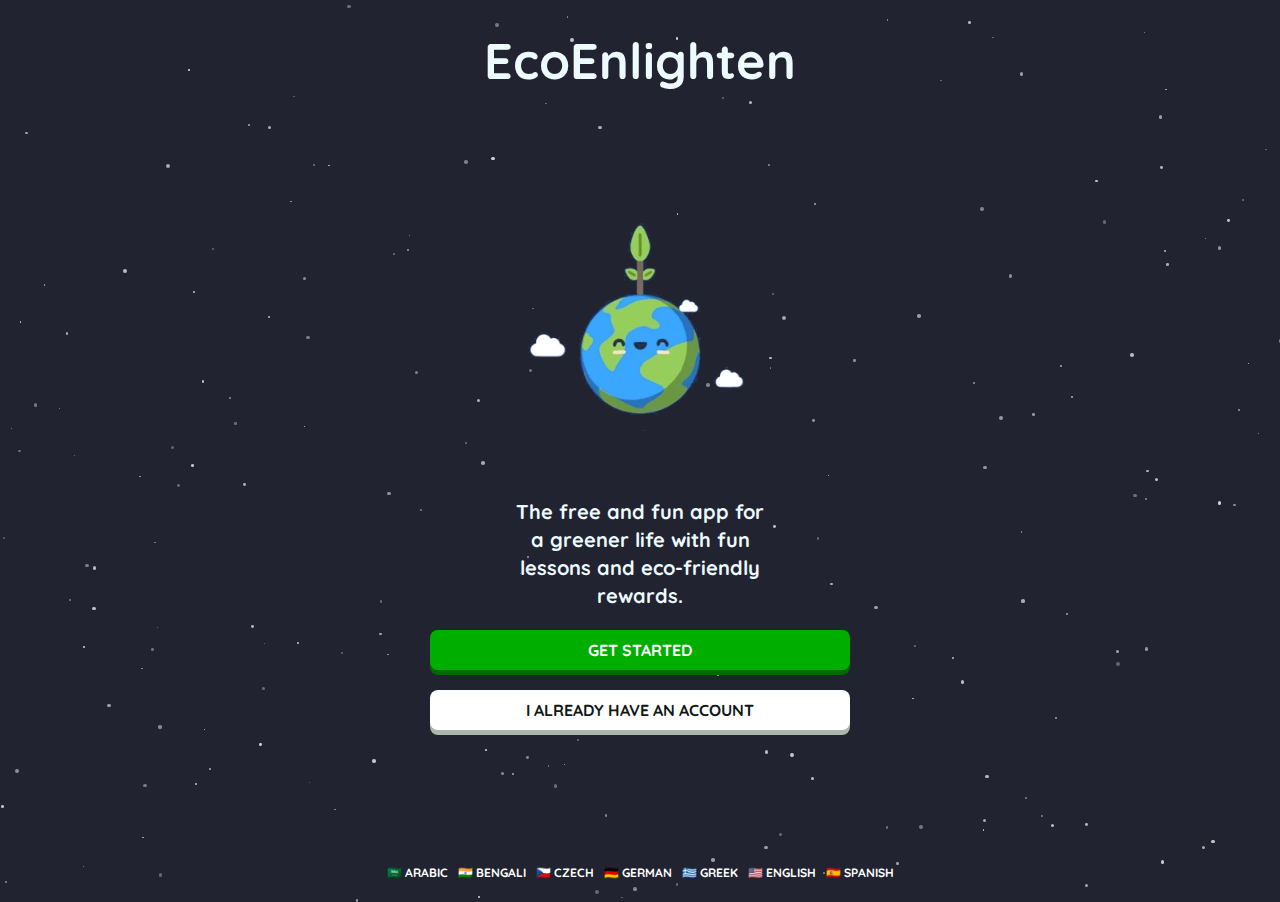
<file: index.html>
<!DOCTYPE html>
<html lang="en">
<head>
    <meta charset="UTF-8">
    <meta name="viewport" content="width=device-width, initial-scale=1.0">
    <title>Language Learning App</title>
    <link rel="stylesheet" href="index.css">
    <link rel="preconnect" href="https://fonts.googleapis.com">
<link rel="preconnect" href="https://fonts.gstatic.com" crossorigin>
<link href="https://fonts.googleapis.com/css2?family=Montserrat:ital,wght@0,100..900;1,100..900&family=Open+Sans:ital,wght@0,300..800;1,300..800&display=swap" rel="stylesheet"><link href="https://fonts.googleapis.com/css2?family=Montserrat:ital,wght@0,100..900;1,100..900&family=Open+Sans:ital,wght@0,300..800;1,300..800&family=Quicksand:wght@300..700&display=swap" rel="stylesheet">
</head>
<header>


    <h1>EcoEnlighten</h1>
</header>
<body>

    <div class="stars">
    </div>
    <div class="container">


        <div class="main-content">


             <img src="earth.gif" id="logo"alt="">

            <divid="getStarted" class="second-content"><h2>The free and fun app for a greener life with fun lessons and eco-friendly rewards.</h2>
                <button id="getStarted" class="btn-get-started" onclick="getStartedButton()">GET STARTED</button>
                <button class="btn-account">I ALREADY HAVE AN ACCOUNT</button></div>
            </div>


        <footer>
            <div class="languages">
                <button>🇸🇦 ARABIC</button>
                <button>🇮🇳 BENGALI</button>
                <button>🇨🇿 CZECH</button>
                <button>🇩🇪 GERMAN</button>
                <button>🇬🇷 GREEK</button>
                <button>🇺🇸 ENGLISH</button>
                <button>🇪🇸 SPANISH</button>
            </div>
        </footer>
    </div>
</body>
<script src="index.js"></script>
</html>
</file>
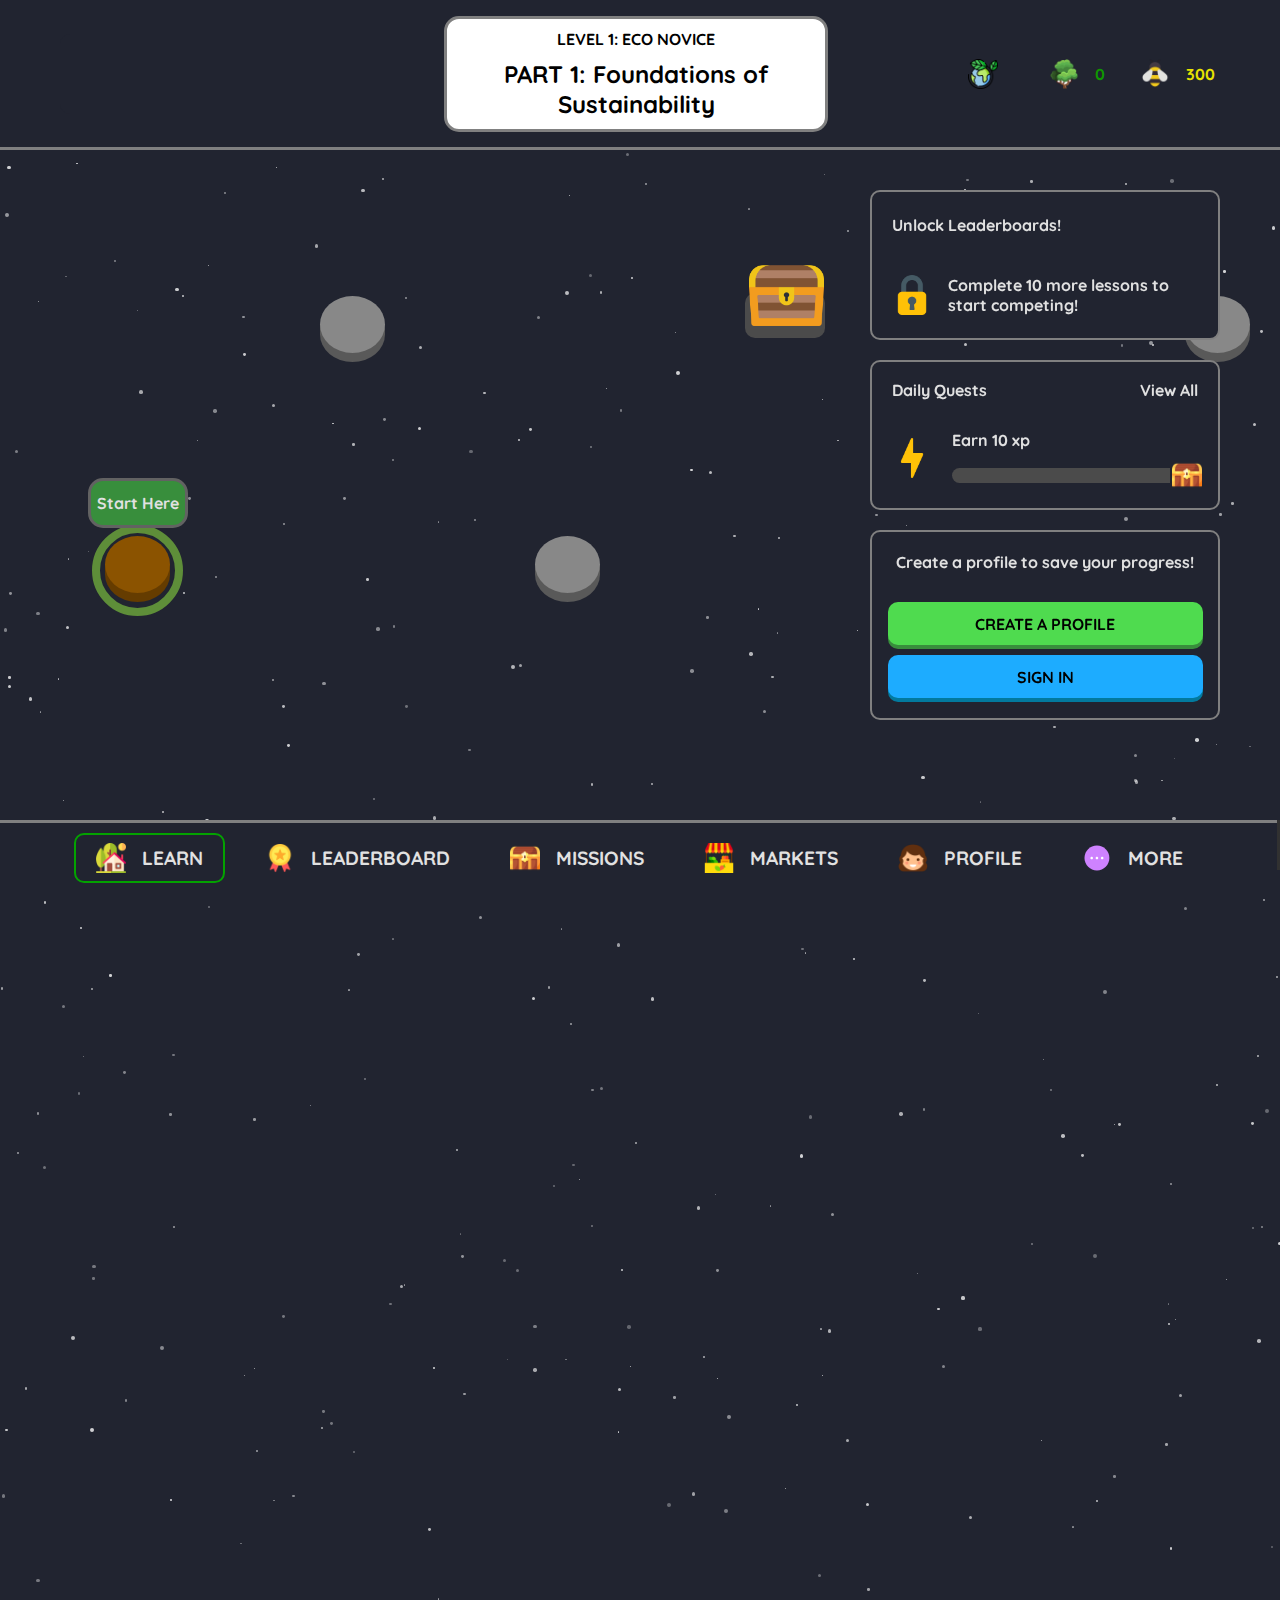
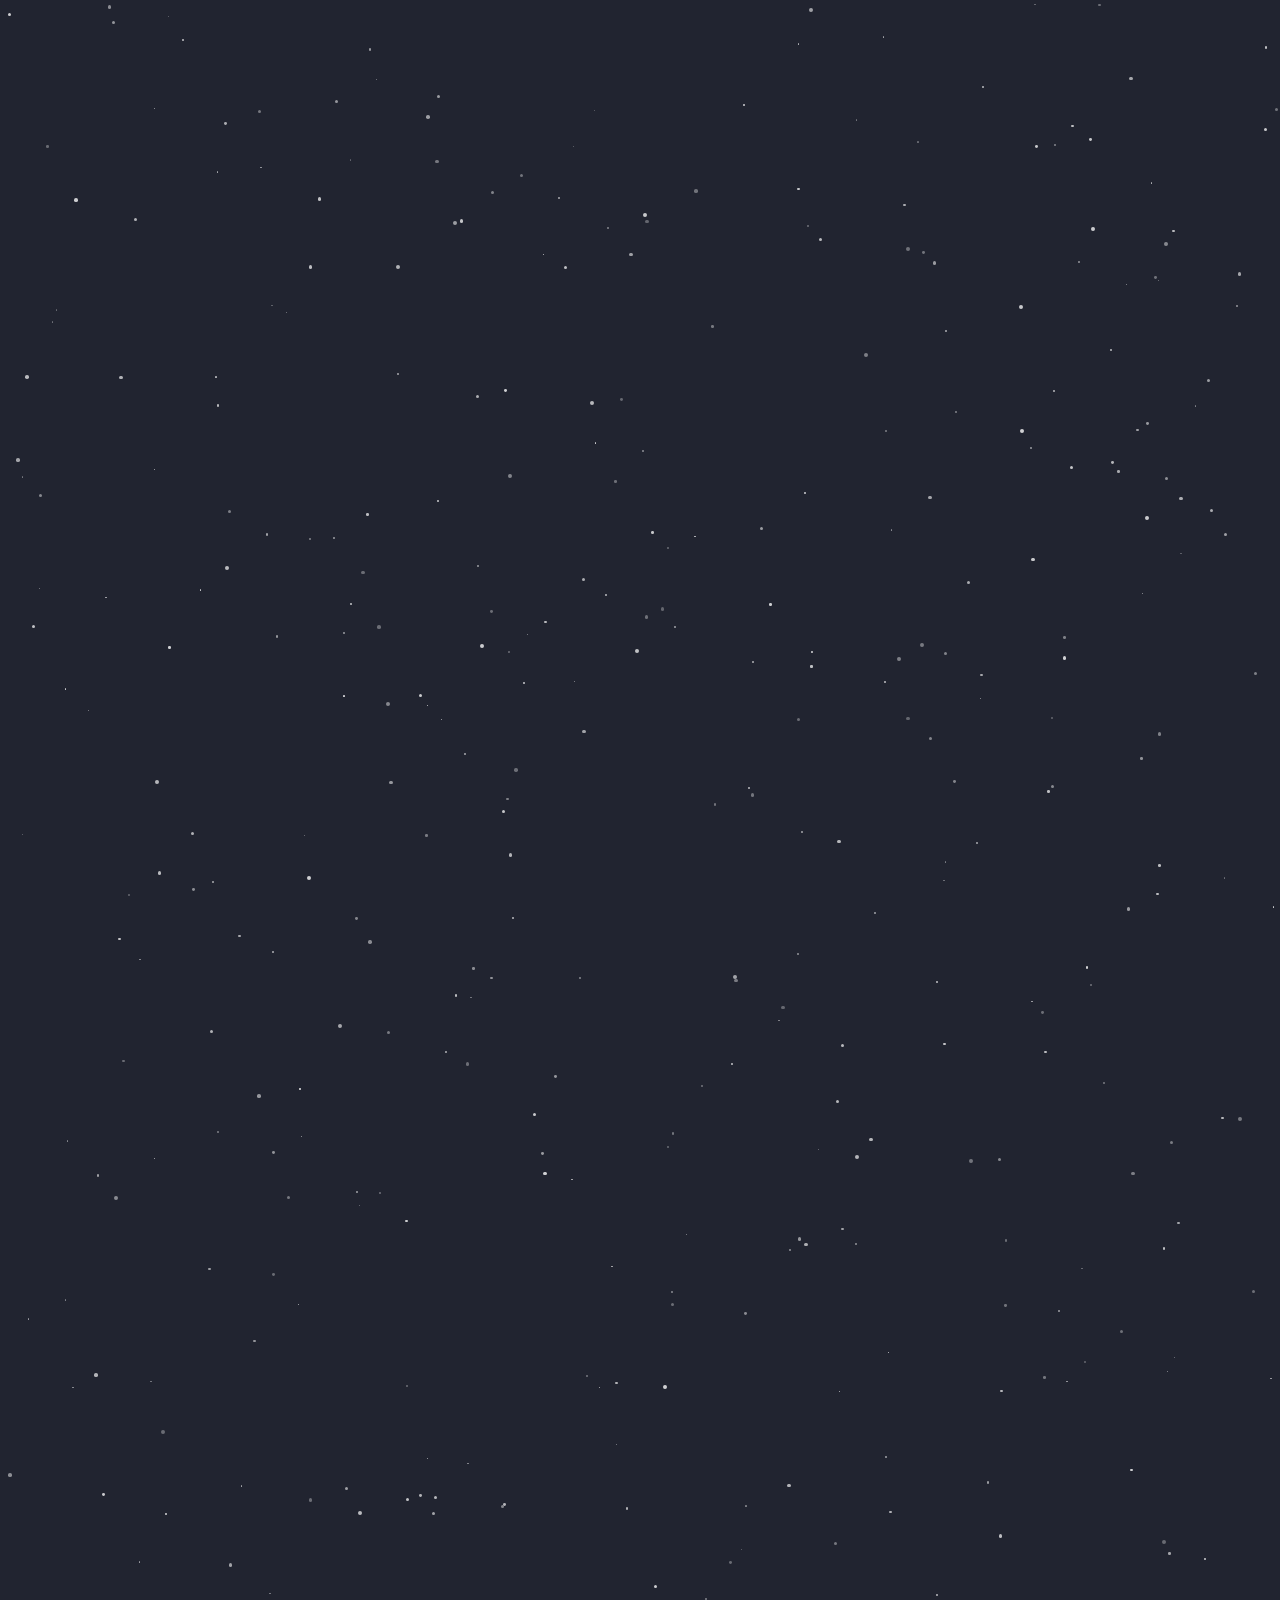
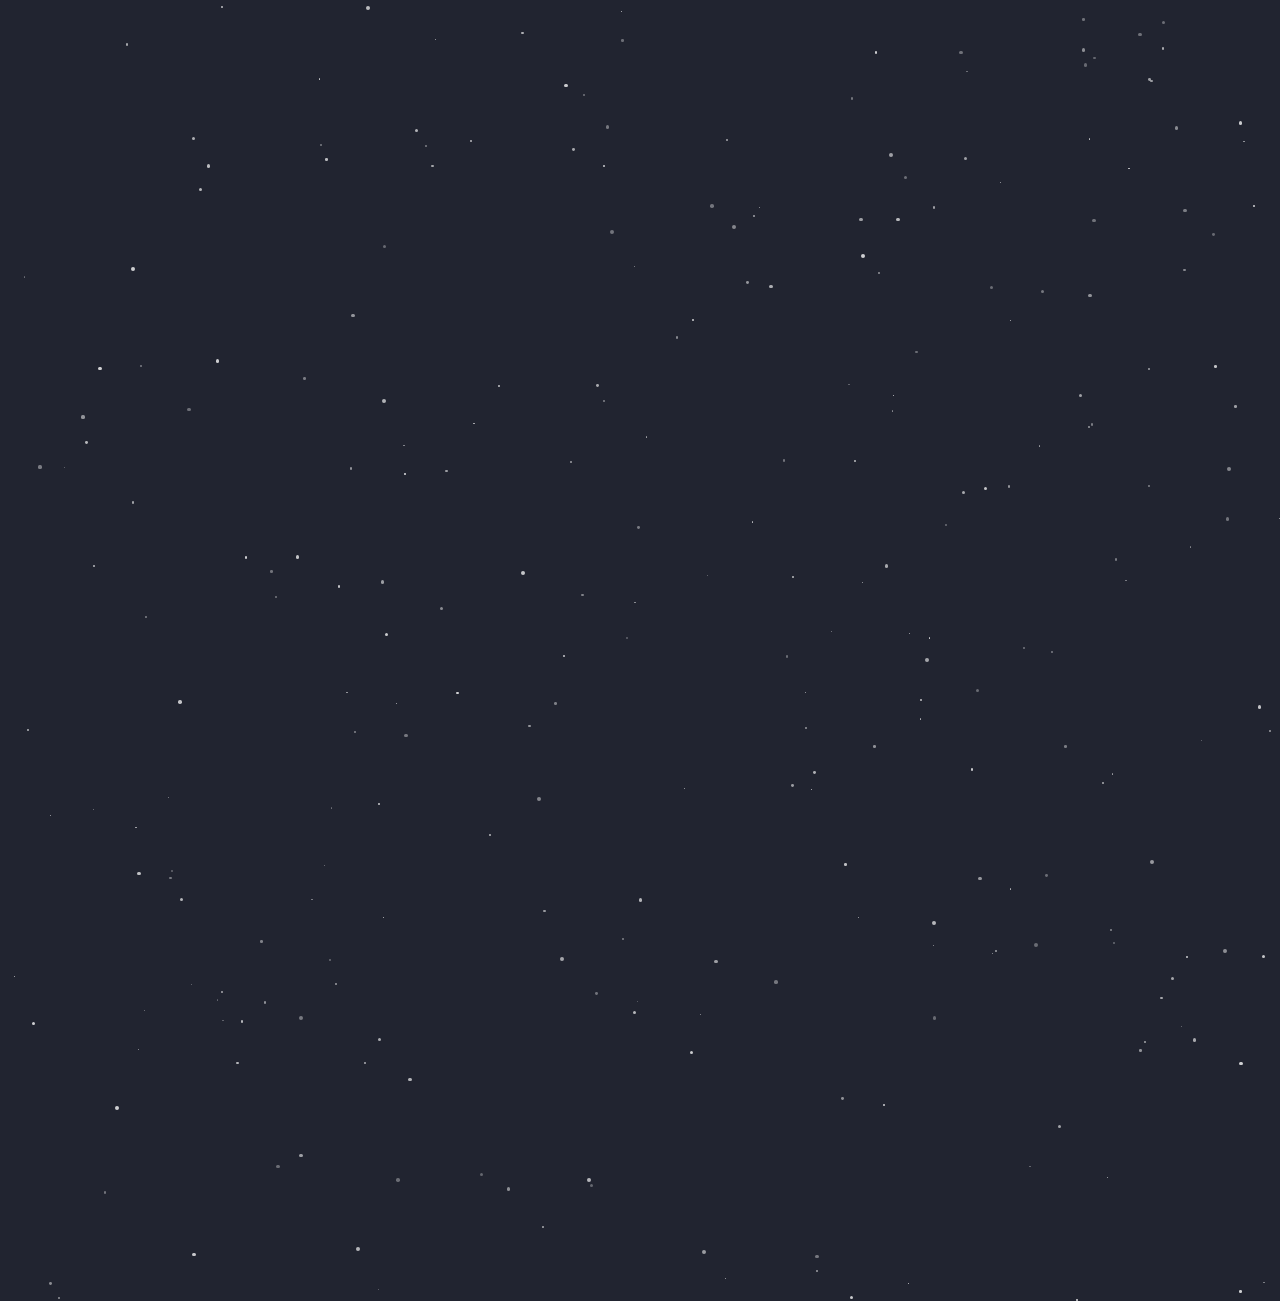
<file: main/main.html>
<!DOCTYPE html>
<html lang="en">

<head>
    <meta charset="UTF-8" />
    <meta name="viewport" content="width=device-width, initial-scale=1.0" />
    <title>Language Learning App</title>
    <link rel="stylesheet" href="/main/main.css" />

    <link rel="preconnect" href="https://fonts.googleapis.com" />
    <link rel="preconnect" href="https://fonts.gstatic.com" crossorigin />
    <link
        href="https://fonts.googleapis.com/css2?family=Montserrat:ital,wght@0,100..900;1,100..900&family=Open+Sans:ital,wght@0,300..800;1,300..800&display=swap"
        rel="stylesheet" />
    <link
        href="https://fonts.googleapis.com/css2?family=Montserrat:ital,wght@0,100..900;1,100..900&family=Open+Sans:ital,wght@0,300..800;1,300..800&family=Quicksand:wght@300..700&display=swap"
        rel="stylesheet" />
</head>
<header></header>

<body>
    <div class="stars"></div>

    <div class="left-area">
        <p class="left-menu-header"><span class="left-header-img"><img class="icon" src="/main/icons/LOGO.png" alt=""></span><span class="left-header-text"></span></p>
        <div class="left-menu-box">
            <div onclick="setMenuSelection(1)" class="left-menu-item home"><img src="/main/icons/house.png" alt="Home"><span>LEARN</span></div>
            <div onclick="setMenuSelection(2)" class="left-menu-item leaderboard"><img src="/main/icons/medal.png" alt="Leaderboard"><span>LEADERBOARD</span></div>
            <div onclick="setMenuSelection(3)" class="left-menu-item mission"><img src="/main/icons/treasure-chest.png" alt="Quests"><span>MISSIONS</span></div>
            <div onclick="setMenuSelection(4)" class="left-menu-item market"><img src="/main/icons/market.png" alt="market"><span>MARKETS</span></div>
            <div onclick="setMenuSelection(5)" class="left-menu-item menu-profile"><img src="/main/icons/woman.png" alt="Home"><span>PROFILE</span></div>
            <div onclick="setMenuSelection(6)" class="left-menu-item other"><img src="/icons/other.svg" alt="Home"><span>MORE</span></div>
        </div>
    </div>

    <div class="center-area">
        <div class="center-header">
            <div class="center-header-1">
                <p>LEVEL 1: ECO NOVICE</p>
                <p>PART 1:  Foundations of Sustainability</p>
            </div>
            <div>

            </div>
        </div>

        <div class="right-menu-header">
            <div class="right-menu-header-item"><img src="/main/icons/earth.png" alt="Earth">
                <div class="popup popup-eco">This is your popup content!</div>
            </div>
            <div class="right-menu-header-item"><img src="/main/icons/tree.png" alt="Earth">0
                <div class="popup popup-streak">DAILY STREAK</div>
            </div>
            <div class="right-menu-header-item" id="bees"><img src="/main/icons/bee.png" alt="Bees">300
                <div class="popup">This is your popup content!
                    <img src="/main/icons/beehive.png" alt="Beehive">
                </div>
            </div>
            <p class="right-menu-header-item hearts" id=hearts>
                <div class="popup">This is your popup content!</div>
            </p>
        </div>

    </div>

<div class="center-area-global">
    <div class='center-area-flex-box'>

        <div class="skill-tree-flex-box">
        <div class="skill-tree-section-1">

            <div class="outer-circle quiz-1-1-oc">
                <p class="start-here">Start Here</p>
                <div class="lesson-button quiz-1-1-ls">
                    <button class="lesson quiz-1-1-l"></button>
                </div>
            </div>


            <div class="outer-circle quiz-1-2-oc">
                <p class="start-here next-lesson-2">Next Lesson</p>
                <div class="lesson-button quiz-1-2-ls">
                    <button class="lesson quiz-1-2 quiz-1-2-l"></button>
                </div>
            </div>

            <div class="outer-circle quiz-1-3-oc">
                <p class="start-here next-lesson-3">Next Lesson</p>
                <div class="lesson-button quiz-1-3-ls">
                    <button class="lesson quiz-1-3 quiz-1-3-l"></button>
                </div>
            </div>
            <div class="treasure-button-shadow-1 quiz-1-t"><img class="treasure-button-2" src="/main/icons/treasure-button.png" alt=""></div>
            <div class="outer-circle">
                <div class="lesson-button">
                    <button class="lesson quiz-1-5"></button>
                </div>
            </div>
            <div class="outer-circle">
                <div class="lesson-button">
                    <button class="lesson quiz-1-6"></button>
                </div>
            </div>

        </div>




    </div>

    </div>
</div>

<div class="popup-overlay" id="popupOverlay">
    <div class="popup-content">
        <h2>Create Your Profile</h2>
        <form id="profileForm">
            <input placeholder="Name(or Nickname)" type="text" id="username" name="username" required>
            <input placeholder="Email" type="email" id="email" name="email" required>
            <input placeholder="Password" type="password" id="password" name="password" required>
            <button class="submit-account-button" type="submit">CREATE ACCOUNT</button>
            <p class="create-profile-p">By signing in to Ecoenlighten, you agree to our Terms and Privacy Policy.</p>
            <p class="create-profile-p">This site is protected by reCAPTCHA Enterprise and the<br>Google Privacy Policy and Terms of Service apply.</p>
        </form>
        <button class="close-popup" id="closePopup">X</button>
    </div>
</div>

    <div class="right-menu">

        <div class="right-menu-item-1">
            <div class="right-menu-item-1-1">
                <p>Unlock Leaderboards!</p>
            </div>
            <div class="right-menu-item-1-2">
                <img class="locked" src="/main/icons/lock.png" alt="">
                <p>Complete 10 more lessons to start competing!</p>
            </div>
        </div>
        <div class="right-menu-item-2">

            <div class="right-menu-item-2-1">
                <p>Daily Quests</p>
                <p>View All</p>
            </div>

            <div class="right-menu-item-2-2">
                <div class="lightning">
                    <img src="/main/icons/lightning.png" alt="">
                </div>

                <div class="right-menu-item-2-2-1">
                    <div>
                        <p>Earn 10 xp</p>
                    </div>
                    <div class='right-menu-item-2-2-2'>
                        <div class="progress-bar"></div>
                        <img class="treasure-chest" src="/main/icons/treasure-chest.png" alt="">
                    </div>
                </div>

            </div>

        </div>

        <div class="right-menu-item-3">
            <p>Create a profile to save your progress!</p>
            <button class="create-profile-button open-popup">CREATE A PROFILE</button>
            <button class="sign-in-button">SIGN IN</button>
        </div>

    </div>

    <footer></footer>
</body>
<script src="/main/main.js"></script>

</html>
</file>
<file: index.css>
* {
    margin: 0;
    padding: 0;
    box-sizing: border-box;
    font-family: Quicksand;
}

body {
    background-color: #212430;
    color: #edfbff;
    display: flex;
    flex-direction: column;
    justify-content: space-around;
    align-items: center;
    height: 100vh;
    width: 100vw;
    position: relative;
    overflow: hidden;
}

img {
    width: 30%;
    max-width: 500px;
    margin: 0 auto;
    display: block; /* Ensures it's centered */
}


.container {
    display: flex;
    flex-direction: row;
    text-align: center;
    justify-content: center;
    align-items: center;
    width: 100%;
}

header {
    display: flex;
    justify-content: center;
    align-items: center;
    padding: 20px 20px;
    width: 90vw;
    position: fixed;
    top: 1%;
}

header h1 {
    font-size: 50px;
    font-weight: bold;
}

.language-select {
    font-size: 14px;
    opacity: 0.8;
}

.main-content {
    display: flex;
    flex-direction: column;
    align-items: center;
    justify-content: center;
    width: 100%; /* Takes full width for centering */
    text-align: center; /* Ensures text within is centered */
}

.second-content {
    display: flex;
    flex-direction: column;
    align-items: center;
    justify-content: center;
    gap: 20px;
    margin-bottom: 100px;
}

h2 {
    font-size: 20px;
    line-height: 1.4;
    max-width: 250px;
}

#logo {
    width: 30vw;
    max-width: 500px;
    margin: 0 auto;
    display: block; /* Centers horizontally if not using Flexbox */
}

#language-dropdown:focus {
    outline: none;
    box-shadow: none;
}

button{
    font-style: Quicksand;
    font-weight: 800;
}
.btn-get-started{
    display: flex;
    justify-content: center;
    align-content: center;
    font-weight: 800;
    color: white;
    background-color: rgb(0, 174, 0);
    width: 420px;
    padding: 10px;
    font-size: 16px;
    border: none;
    border-radius: 8px;
    cursor: pointer;
    box-shadow: 0 5px rgb(0, 106, 0);
}
.btn-account{
    font-weight: 800;
    color: rgb(15, 23, 23);
    background-color: white ;
    width: 420px;
    padding: 10px;
    font-size: 16px;
    border: 1px;
    border-color: #abb7aa;
    border-radius: 8px;
    cursor: pointer;
    box-shadow: 0 5px #abb7aa;
}

.btn-get-started:hover {
    background-color: rgb(73, 195, 73);
}

.btn-get-started:active {
    background-color: #3e8e41;
    transform: translateY(4px);
    box-shadow: 0 3px #2e352d;
}
.btn-get-started.clicked {
    background-color: #008c40; /* New background color */
    color: #ffffff; /* Text color */
    border: 2px solid #005c2b; /* Optional border */
    transform: scale(0.98); /* Optional: make it slightly smaller to indicate "pressed" */
}

.btn-account:hover {
    background-color: rgb(190, 190, 190);
    box-shadow: 0 5px #7f897e;
}

.btn-account:active {
    background-color: rgb(190, 190, 190);
    transform: translateY(4px);
    box-shadow: 0 3px #2e352d;
}


.behindbutton {
    background-color: #3ae374;
    border-radius: 10px;
}

.get-started {
    background-color: #00c458;
    color: white;
    font-weight: bold;
    margin-top: 30px;
}

.account {
    background-color: #1e3b70;
    color: white;
    border: 2px solid #00c458;
    font-weight: bold;
}

footer {
    position: absolute;
    bottom: 20px;
    width: 100%;
    display: flex;
    justify-content: center;
}

.languages {
    display: flex;
    gap: 10px;
}

.languages button {
    background: none;
    color: white;
    border: none;
    font-size: 12px;
    cursor: pointer;
}

/* Starry Background */
.star {
    position: absolute;
    background-color: white;
    border-radius: 50%;
    opacity: 0.8;
    animation: twinkle 2s infinite alternate;
    z-index: -100;
}

/* Twinkling effect */
@keyframes twinkle {
    0% { opacity: 0.1; }
    100% { opacity: 1.5; }
}


/* HTML: <div class="loader"></div> */
.loader {
    width: 60px;
    aspect-ratio: 4;
    background: radial-gradient(circle closest-side,#000 90%,#0000) 0/calc(100%/3) 100% space;
    clip-path: inset(0 100% 0 0);
    animation: l1 1s steps(4) infinite;
  }
  @keyframes l1 {to{clip-path: inset(0 -34% 0 0)}}
</file>
<file: main/main.css>
* {
    margin: 0;
    padding: 0;
    box-sizing: border-box;
    font-family: Quicksand;
}

body {
    background-color: #212430;
    color: #e1e1e1;
    height: 100vh;
    width: 100%;
    font-weight: bold;
    overflow: hidden;
    opacity: 0;
    transition: opacity 1s ease-in-out;
    cursor: default;
}




/* Fade-out effect */
.fade-out {
    opacity: 0;
}

/* Optional to ensure the transition doesn't affect other styles */
.fade-in {
    opacity: 1;
}

.start-here{
    display: flex;
    justify-content: center;
    text-align: center;
    align-items: center;
    position:absolute;
    width: 100px;
    height: 50px;
    border: 3px rgb(98, 98, 98) solid;
    background-color: #388E3C;
    border-radius: 15px;
    bottom: 80px;
    animation: growShrink 2s ease-in-out infinite;
}
.start-here-display-none{
    display: none;
}




@keyframes growShrink {
    0%, 100% {
        transform: scale(1); /* Normal size */
        box-shadow: 0 8px rgb(75, 75, 75);
    }
    50% {
        transform: scale(1.1); /* Slightly larger */
        box-shadow: 0 6px rgb(75, 75, 75);
    }
}
@keyframes growShrinkOther {
    0%, 100% {
        transform: scale(1); /* Normal size */

    }
    50% {
        transform: scale(1.1); /* Slightly larger */

    }
}

.plant-tree-1:hover{
    cursor: pointer;
    transform: translateY(2px);
    box-shadow: 0 8px rgb(75, 75, 75);
    z-index:5 ;
}


/*********************************LEFT MENU*/
.left-area{
    height: 50px;
    position: fixed;
    bottom: 500px;
    width: 100vw;
    bottom: 30px;
    background-color: #212430;
    border-right: 3px solid rgb(49, 49, 49);
}
.left-menu-header{
    display: flex;
    justify-content: center;
    align-items: center;
    flex-direction: row;
    height: 0px;
    color: rgb(0, 166, 250);
    font-size: 30px;
    font-weight: bold;
}

.left-menu-box{
    display: flex;
    justify-content: center;
    align-items: center;
    background-color: #212430;
    border-top: 3px grey solid;
}
.left-header-img{
    display: none;


}
.selected-left-menu-item{
    border: 2px solid rgb(3, 162, 0);
    background-color:hsl(230, 6%, 21%) ;
}
.left-menu-item {
    font-weight: 900;
    height: 50px;
    margin-top: 15px;
    margin: 10px;
    background-color: hsla(230, 6%, 20%, 0);
    border-radius: 10px;
    display: flex;
    align-items: center;
    padding: 20px;
}

.left-menu-item:hover{
    background-color:hsl(230, 6%, 21%) ;
    cursor: pointer;
}

img{
    width: 30px;
    margin-right: 16px;
}

.icon{
    margin: 0px;
}

@media (max-width: 1160px) {
    /* Hide text labels */
    .left-menu-item span {
      display: none;
    }

    .left-header-img{
        display: flex;
        align-items: center;
        justify-content: center;
    }
    .left-header-text{
        display: none;

    }
}



/**********************************RIGHT MENU*/
.right-menu{
    right: 40px;
    width: 350px;
    height: 100vh;
    position: fixed;
    margin: 20px;

}

.right-menu-header{
    padding: 30px;
    display: flex;
    justify-content: space-around;
    align-items: center;
    gap: 15px;
    height: 60px;
    border-radius: 10px;
    margin-left: 100px;
}

.right-menu-header-item{
    position: relative;
    display: flex;
    justify-content: center;
    align-items: center;
    padding: 10px;
}

.popup {
    display: none; /* Hidden by default */
    position: absolute;
    top: 63px; /* Positioning the popup 50px below the button */
    left: 50%;
    transform: translateX(-50%);
    background-color: #212430;
    color: #fff;
    padding: 10px;
    border: 3px grey solid;
    border-radius: 15px;
    box-shadow: 0px 4px 8px rgba(0, 0, 0, 0.2);
    white-space: nowrap; /* Prevents popup text from wrapping */
}
.popup::before {
    content: "";
    position: absolute;
    top: -10px; /* Adjusts distance from top */
    left: 20px; /* Centers the pointer horizontally */
    border-width: 0 10px 10px 10px;
    border-style: solid;
    border-color: transparent transparent grey transparent;
    /* Matches the border color */
}

.popup-hearts::before {
    content: "";
    position: absolute;
    top: -15px; /* Adjusts distance from top */
    left: 342px; /* Centers the pointer horizontally */
    border-width: 0 15px 15px 15px;
    border-style: solid;
    border-color: transparent transparent grey transparent;
    /* Matches the border color */
}
.popup-bees::before {
    content: "";
    position: absolute;
    top: -15px; /* Adjusts distance from top */
    left: 225px; /* Centers the pointer horizontally */
    border-width: 0 15px 15px 15px;
    border-style: solid;
    border-color: transparent transparent grey transparent;
    /* Matches the border color */
}
.popup-streak::before {
    content: "";
    position: absolute;
    top: -15px; /* Adjusts distance from top */
    left: 182px; /* Centers the pointer horizontally */
    border-width: 0 15px 15px 15px;
    border-style: solid;
    border-color: transparent transparent grey transparent;
    /* Matches the border color */
}
.popup-eco::before {
    content: "";
    position: absolute;
    top: -15px; /* Adjusts distance from top */
    left: 80px; /* Centers the pointer horizontally */
    border-width: 0 15px 15px 15px;
    border-style: solid;
    border-color: transparent transparent grey transparent;
    /* Matches the border color */
}


.popup-eco{
    height: 100px;
    width: 200px;
}
.popup-streak{
    height: 400px;
    width: 400px;
}
.popup-bees{
    height: 150px;
    width: 400px;
    left: 0%;
}

.bee-hive{
    width: 100px;
}
.bees-box{
    display: flex;
    justify-content: flex-start;
    align-items: center;
    align-content: center;
}

.bees-box-2{
    display: flex;
    flex-direction: column;
    justify-content: flex-start;
    align-items: flex-start;
    gap: 17px;
    align-content: center;
}

.popup-hearts{
    height: 420px;
    width: 400px;
    left: -160%;
    gap: 20px;

}

.red{
    color: rgb(236, 99, 99);
}

.heart-box{
    display: flex;
    flex-direction: column;
}

.heart-missing{
    animation: growShrinkOther 1s ease-in-out infinite;
}
.hi-1{
    margin-top: 20px;
}
.hi-2{
    margin-top: 25x;
    margin-bottom: 25x;
}

.hi-4{
    margin-top: -10px;
}

.hi-5{
    display: flex;
    flex-direction: row;
    justify-content: space-between;
    align-items: center;
    border: 3px grey solid;
    width: 330px;
    height: 50px;
    padding: 20px;
    border-radius: 15px;
}
.hi-6{
    display: flex;
    flex-direction: row;
    justify-content: space-between;
    align-items: center;
    align-content: center;
    border: 3px grey solid;
    width: 330px;
    height: 50px;
    padding: 20px;
    border-radius: 15px;
}

.hi-6-1{
    display: flex;
    align-items: center;
    gap: 10px;
}

.hi-7{
    display: flex;
    flex-direction: row;
    justify-content: space-between;
    align-items: center;
    align-content: center;
    border: 3px grey solid;
    width: 330px;
    height: 50px;
    padding: 20px;
    border-radius: 15px;
}

.popup-heart-inner{
    filter: drop-shadow(0px 0px 2px rgb(255, 255, 255));
}

.right-menu-header-item:hover{
    background-color: #2d3142;
    border-radius: 15px;
}
.right-menu-header-item:hover .popup {
    display: flex;
    flex-direction: row;
    align-items: center;
    justify-content: flex-start;
    align-content: center;
}
.right-menu-header-item:hover .popup-hearts {
    display: flex;
    flex-direction: column;
    align-items: center;
    justify-content: flex-start;
    align-content: center;
}

.shop-button{
    color: rgb(0, 140, 255);
    border: none;
    font-weight: bold;
    width: 50px;
    border-radius: 15px;
    height: 30px;
    background: #15171f00;
}
.shop-button:hover{
cursor: pointer;

}

span{
    font-size: 1.2rem;
    font-weight: bold;
}




.hearts{
    display: flex;
    justify-content: center;
    align-items: center;
}
.right-menu-header-item:nth-child(2){
    color: rgb(15, 151, 0);
}

.right-menu-header-item:nth-child(3){
    color: rgb(231, 227, 0);
}

.right-menu-header-item:nth-child(4){
    color: rgb(249, 60, 60);
}

.right-menu-item{
    background-color: #212430;
    height: 150px;
    margin-top: 20px;
    border-radius: 10px;
    border: 2px solid grey;
}

.right-menu-item-1{
    display: flex;
    flex-direction: column;
    justify-content: center;
    margin-top: 20px;
    background-color: #212430;
    height: 150px;
    border-radius: 10px;
    border: 2px solid grey;
    padding: 20px;
}
.right-menu-item-1-2{
    margin-top: 40px;
    display: flex;
    flex-direction: row;
}

.locked{
    width: 40px;
}

.right-menu-item-2{
    display: flex;
    flex-direction: column;
    justify-content: center;
    gap: 30px;
    margin-top: 20px;
    background-color: #212430;
    height: 150px;
    border-radius: 10px;
    border: 2px solid grey;
    padding: 20px;
}

.right-menu-item-2-1{
    display: flex;
    justify-content: space-between;
}

.right-menu-item-2-2{
    display: flex;
    flex-direction: row;
    align-items: center;
}

.right-menu-item-2-2-1{
    display: flex;
    flex-direction: column;
    gap: 10px;
    margin-left: 0px;
}

.right-menu-item-2-2-2{
    display: flex;
    align-items: center;
    justify-content: center;
}

.progress-bar{
    background-color: rgb(75, 75, 75);
    height: 15px;
    width: 218px;
    border-radius: 10px 0px 0px 10px;
    display: flex;
    justify-content: center;
    align-items: center;
    font-size: 12px;
    margin-right: 2px;
}
.treasure-chest{
    display: inline-block;
    z-index: 100;
}
.lightning img{
    width: 40px;
    margin-right: 20px;
}



.right-menu-item-3{
    padding: 20px;
    display: flex;
    flex-direction: column;
    justify-content: center;
    gap: 10px;
    align-items: center;
    background-color: #212430;
    height: 190px;
    margin-top: 20px;
    border-radius: 10px;
    border: 2px solid grey;
}

.create-profile-button{
    font-weight: bold;
    font-size: 1rem;
    color: black;
    display: flex;
    justify-content: center;
    align-items: center;
    background-color: rgb(79, 219, 79);
    width: 315px;
    height: 60px;
    border: none;
    border-radius: 10px;
    box-shadow: 0px 4px 0px #388E3C; /* Darker shadow for 3D effect */
    transition: all 0.2s ease;     /* Smooth transition */
}
.sign-in-button{
    font-size: 1rem;
    font-weight: bold;
    color: black;
    display: flex;
    justify-content: center;
    align-items: center;
    background-color: rgb(29, 172, 255);
    width: 315px;
    height: 60px;
    border: none;
    border-radius: 10px;
    box-shadow: 0px 4px 0px #027a9e; /* Darker shadow for 3D effect */
    transition: all 0.2s ease;     /* Smooth transition */

}


.create-profile-button:hover{
   background-color: rgb(123, 216, 123);
}
.create-profile-button:active{
    box-shadow: 0px 2px 0px #388E3C; /* Reduce shadow on click */
    transform: translateY(4px);
}
.sign-in-button:active{
    box-shadow: 0px 2px 0px #027a9e; /* Reduce shadow on click */
    transform: translateY(4px);
}
.sign-in-button:hover{
    background-color: rgb(108, 200, 253);
 }

button:hover{
    cursor: pointer;
}

/*******************POPUP FOR SIGNIN************** Overlay to cover the entire screen */
.popup-overlay {
    position: fixed;
    top: 0;
    left: 0;
    width: 100vw;
    height: 100vh;
    background-color: #212430;
    background: rgb(0, 0, 0);
    display: none;
    justify-content: center;
    align-items: center;
    z-index: 1000;
}

form{
    display: flex;
    flex-direction: column;
    justify-content: center;
    align-items: center;
    gap: 20px;
}

input{
    color: antiquewhite;
    background-color: #383c4a;
    font-weight: bold;
    padding: 10px;
    font-size: 20px;
    width: 400px;
    border-radius: 15px;
    height: 50px;
    border: 3px solid rgb(85, 85, 85);
}
::placeholder{
    color: rgb(206, 206, 206);
}
input:focus{
    border-color: 3px solid rgb(0, 221, 255);
}

/* Popup content styling */
.popup-content {
    display: flex;
    flex-direction: column;
    gap: 50px;
    background: #15171f;
    padding: 70px;
    border-radius: 15px;
    width: 100vw;
    height: 100vh;
    text-align: center;
}

.open-popup {
    margin-top: 20px;
}

.close-popup {
    font-weight: bold;
    top: 20px;
    left: 20px;
    font-size: 20px;
    position: fixed;
    background-color: #388e3c00;
    color: white;
    border: none;
    border-radius: 15px;
    padding: 5px 10px;
    cursor: pointer;
}

.submit-account-button{
    margin-top: 20px;
    font-size: 15px;
    font-weight: bold;
    width: 400px;
    height: 50px;
    background-color: #00a2ffea;
    color:rgb(33, 33, 33) ;
    border: none;
    border-radius: 15px;
    box-shadow: 0px 6px 0px #005e95ea;
    margin-bottom: 40px;
}

.submit-account-button:hover{
    background-color:#4ab9f9ea;
}

.submit-account-button:active{
    transform: translateY(6px);
    box-shadow: 0px 1px 0px #005e95ea;
}

.create-profile-p{
    color: #7b7b7b;
    margin-top: 20px;
    font-size: .7rem;
}


/**********************************CENTER MENU*/
.center-area-global {
    position: fixed;
    display: flex;
    width: 100%;
    height: 500px; /* Slightly reduce height to avoid scroll cutoff */
    left: 0px;
    overflow-x: auto; /* Enable vertical scrolling */
    padding: 0px; /* Optional: Adds inner padding for readability */
    box-sizing: border-box; /* Keeps padding from affecting width/height */
    scroll-behavior: smooth; /* Optional: Smooth scrolling effect */
}

.center-area-global::-webkit-scrollbar {
    display: none;
}

.center-area {

    padding: 0px;
    position: fixed;
    display: flex;
    flex-direction: row;
    align-items: center;
    width: 100vw;
    height: 150px;
    background-color: #212430;
    border-bottom: 3px solid grey;
    position: sticky;
    top: 0px; /* Keeps the center-area header sticky at the top */
    z-index: 100;
    transition: .3 ease;
    transition: background-color 0.3s ease;
}

.center-header-1 p:nth-child(2){
    font-size: 1.5rem;
}

.center-header{
    border-radius: 10px;
    padding: 0px;
    display: flex;
    flex-direction: row;
    align-items: center;
    justify-content: center;
    padding-left: 30%;
    width: 60%;
    height: 80px ;
    background-color: #212430;
    margin-left: 60px;
    top: 30px;
    z-index: 100;
    transition: background-color 0.3s ease;
}

.center-header-1{
    display: flex;
    flex-direction: column;
    justify-content: center;
    align-items: center;
    text-align: center;
    gap: 10px;
    width: 600px;
    background-color: white;
    color: black;
    padding: 10px;
    border: 3px solid grey;
    border-radius: 15px;
}

.center-area-flex-box{
    display: flex;
    flex-direction: column;
    height: 100%;
}

.skill-tree-flex-box{
    width: 200vw;
    height: 100%;
    padding-left: 100px;
    padding-top: 300px;
    display: flex;
    flex-direction: row;
    justify-content: flex-start;
    align-items: center;
    gap: 140px;
    overflow-x: auto
}

.skill-tree-head{
    width: 0px;
    height: 150px;
}

.skill-tree-section-1{
    display: flex;
    flex-direction: row;
    gap: 140px;
}

.skill-tree-section-2{
    padding-top: 0px;
    margin-top: 0px;
    margin-bottom: 0px;
}
.outer-circle {
    position: relative;
    display: flex;
    justify-content: center;
    align-items: center;
    width: 75px;
    height: 75px;
    border-radius: 50%;
    outline: 8px solid rgba(106, 106, 106, 0);
}


.dotted-line:after {
    content: "";
    position: absolute;
    width: 180px; /* Adjust length as needed */
    height: 2px;
    border-top: 15px dotted rgb(148, 148, 148);
    top: -120%; /* Center vertically */
    left:80%; /* Position to the right of the circle */
    transform: rotate(100deg) translateY(-50%); /* Adjust angle and alignment */
    z-index: -2;
}




.outer-circle:nth-child(odd)::after {
    transform: rotate(-50deg);
}

.outer-circle:nth-child(even)::after {
    transform: rotate(50deg);
    top: 189%; /* Center vertically */
    left:60%; /* Position to the right of the circle */
}
.lesson-button{

    display: flex;
    justify-content:center;
    align-items: center;
    width:65px;
    height: 55px;
    border-radius: 40% 40% 50% 50%;
    background-color: #595959;
    margin-top: 8px;
    padding-bottom: 19px;
}
.lesson-button-2{
    background-color:rgb(95, 0, 95) ;
}

.lesson{
    display: flex;
    justify-content: center;
    align-items: center;
    background-color: #888888;
    width: 65px;
    height: 57px;
    border: none;
    border-radius: 50%;
}

.lesson:hover{
    z-index: 0
}

.lesson-2{
    background-color: rgb(185, 0, 185);
}
.earth-button {
    position: relative;
    bottom: 85px;
    right: 4px;
    width: 200px;  /* Adjust the width */ /* Adjust the height */
    margin-left: 19px;
    filter: grayscale(100%);
}

.growing-tree {
    filter: grayscale(00%);
    animation: growAndBounce 2.5s ease-out forwards; /* 1.5s duration, adjust as needed */
    transform-origin: bottom
}

@keyframes growAndBounce {
    0% {
        transform: scale(0.1); /* Start tiny */
    }
    60% {
        transform: scale(1.1); /* Slightly overshoot full size */
    }
    80% {
        transform: scale(0.95); /* Shrink back slightly */
    }
    100% {
        transform: scale(1); /* Settle at full size */
    }
}

.treasure-button{
    width: 45px;  /* Adjust the width */
    height: 45px; /* Adjust the height */
    margin-left: 0%;
    display: flex;
    justify-content: center;
    align-items: center;

    width: 75px;
    height: 75px;
}
.treasure-button-2{
    width: 45px;  /* Adjust the width */
    height: 45px; /* Adjust the height */
    display: flex;
    justify-content: center;
    align-items: center;
    margin-left: 18px;
    width: 75px;
    height: 75px;
}

.treasure-button-shadow{
    margin-top: 20px;
    display: flex;
    justify-content: center;
    align-items: center;
    padding-bottom: 40px;
    margin-top: -30%;
    width: 80px;
    height: 45px;
    background-color: rgb(75, 75, 75);
    border-radius: 10px;
}
.treasure-button-shadow-1{
    position: relative;
    margin-top: 20px;
    display: flex;
    justify-content: center;
    align-items: center;
    padding-bottom: 40px;
    margin-top: -200px;
    width: 80px;
    height: 45px;
    background-color: rgb(75, 75, 75);
    border-radius: 10px;
}

.outer-circle-selected-complete{
    outline: 8px solid rgb(94, 142, 57);
    animation: growShrink 2s ease-in-out infinite;
}

.outer-circle-selected-complete-not-animated{
    animation: none;
}

.lesson-button-selected-complete{
    background-color: #653c00;
}
.lesson-button-selected-complete:hover{
    z-index: 0
}

.lesson-selected-complete{
    background-color: #8b5300;
}
.lesson-selected-complete:hover{
    z-index: 0
}

.earth-button-selected-completed{
    filter: grayscale(00%);
}


.outer-circle:nth-child(1){margin-top: 40px;}
.outer-circle:nth-child(2){margin-top: -200px;}
.outer-circle:nth-child(3){margin-top: 40px;}

.outer-circle:nth-child(5){margin-top: 40px;}

.outer-circle:nth-child(6){margin-top: -200px;}
.outer-circle:nth-child(7){margin-top: 10%;}
.outer-circle:nth-child(8){margin-top: 10%;}
.outer-circle:nth-child(10){margin-top: 10%;}


.lesson-button:active{
    height: 35px;
    border-radius: 50%;
}

.lesson:hover{
    transform: translateY(2px);
    z-index: 0;
}
.lesson:active{
    transform: translateY(6px);
}


@media (max-width: 1160px) {


    }



.start{
    background-color: white;
    width: 50px;
    height: 50px;
    position:relative;
    top:-50px;
    left: -50px;
}


/* Starry Background */
.star {
    position: absolute;
    background-color: white;
    border-radius: 50%;
    opacity: 0.8;
    animation: twinkle 2s infinite alternate;
    z-index: -100;
}

/* Twinkling effect */
@keyframes twinkle {
    0% { opacity: 0.1; }
    100% { opacity: 1.5; }
}
</file>
